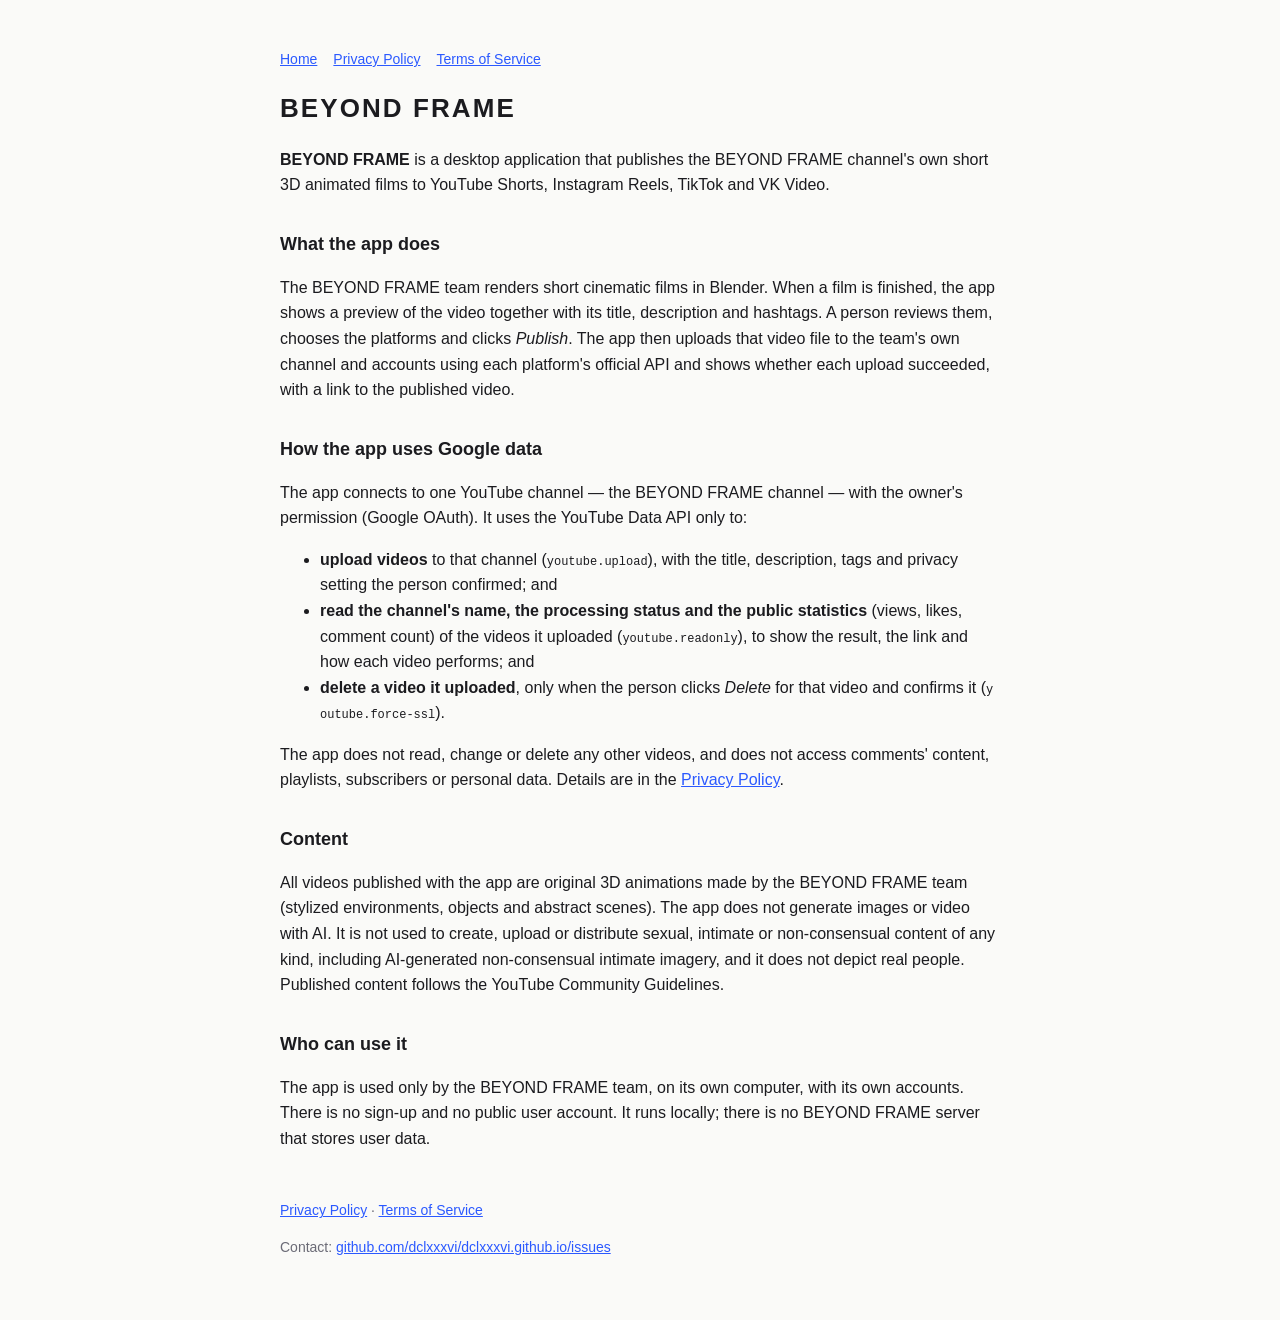
<file: index.html>
<!doctype html>
<html lang="en">
<head>
  <meta charset="utf-8">
  <meta name="viewport" content="width=device-width, initial-scale=1">
  <meta name="google-site-verification" content="TuCmuq7ObsB4_9iS0AewLD5mPK_qw19MUap3yLSu-8Q">
  <title>BEYOND FRAME</title>
  <meta name="description" content="BEYOND FRAME is a desktop app that uploads the BEYOND FRAME channel's own 3D animated short films to YouTube, Instagram, TikTok and VK.">
  <link rel="stylesheet" href="style.css">
</head>
<body>
<main>
  <nav><a href="./">Home</a><a href="privacy.html">Privacy Policy</a><a href="terms.html">Terms of Service</a></nav>

  <h1>BEYOND FRAME</h1>
  <p><strong>BEYOND FRAME</strong> is a desktop application that publishes the BEYOND FRAME channel's own short
    3D animated films to YouTube Shorts, Instagram Reels, TikTok and VK Video.</p>

  <h2>What the app does</h2>
  <p>The BEYOND FRAME team renders short cinematic films in Blender. When a film is finished, the app shows a preview
    of the video together with its title, description and hashtags. A person reviews them, chooses the platforms and
    clicks <em>Publish</em>. The app then uploads that video file to the team's own channel and accounts using each
    platform's official API and shows whether each upload succeeded, with a link to the published video.</p>

  <h2>How the app uses Google data</h2>
  <p>The app connects to one YouTube channel — the BEYOND FRAME channel — with the owner's permission (Google OAuth).
    It uses the YouTube Data API only to:</p>
  <ul>
    <li><strong>upload videos</strong> to that channel (<code>youtube.upload</code>), with the title, description,
      tags and privacy setting the person confirmed; and</li>
    <li><strong>read the channel's name, the processing status and the public statistics</strong> (views, likes,
      comment count) of the videos it uploaded (<code>youtube.readonly</code>), to show the result, the link and how
      each video performs; and</li>
    <li><strong>delete a video it uploaded</strong>, only when the person clicks <em>Delete</em> for that video and
      confirms it (<code>youtube.force-ssl</code>).</li>
  </ul>
  <p>The app does not read, change or delete any other videos, and does not access comments' content, playlists,
    subscribers or personal data.
    Details are in the <a href="privacy.html">Privacy Policy</a>.</p>

  <h2>Content</h2>
  <p>All videos published with the app are original 3D animations made by the BEYOND FRAME team (stylized
    environments, objects and abstract scenes). The app does not generate images or video with AI. It is not used to
    create, upload or distribute sexual, intimate or non-consensual content of any kind, including AI-generated
    non-consensual intimate imagery, and it does not depict real people. Published content follows the YouTube
    Community Guidelines.</p>

  <h2>Who can use it</h2>
  <p>The app is used only by the BEYOND FRAME team, on its own computer, with its own accounts. There is no sign-up
    and no public user account. It runs locally; there is no BEYOND FRAME server that stores user data.</p>

  <footer>
    <p><a href="privacy.html">Privacy Policy</a> · <a href="terms.html">Terms of Service</a></p>
    <p>Contact: <a href="https://github.com/dclxxxvi/dclxxxvi.github.io/issues">github.com/dclxxxvi/dclxxxvi.github.io/issues</a></p>
  </footer>
</main>
</body>
</html>
</file>
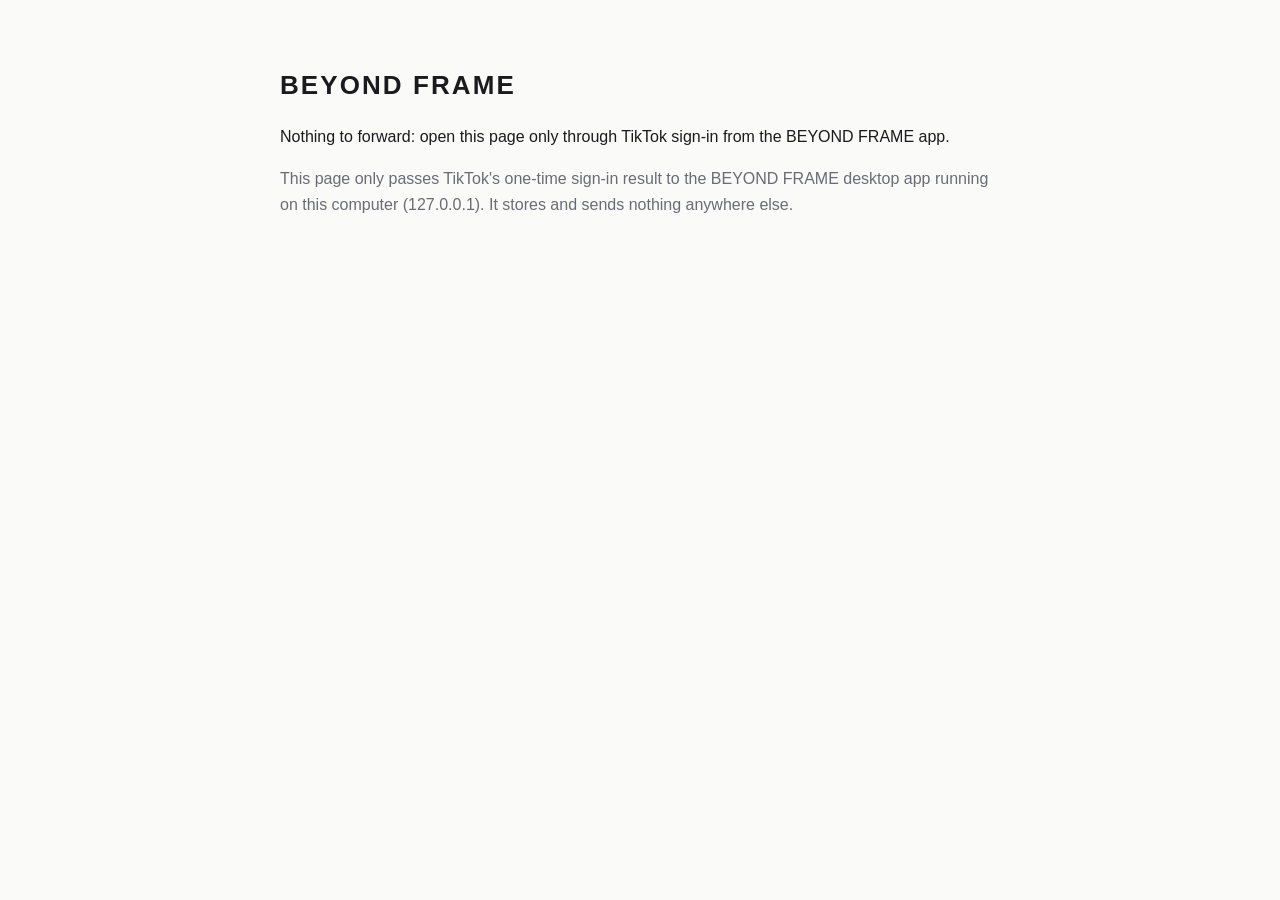
<file: oauth/tiktok/index.html>
<!doctype html>
<html lang="en">
<head>
  <meta charset="utf-8">
  <meta name="viewport" content="width=device-width, initial-scale=1">
  <meta name="referrer" content="no-referrer">
  <meta name="robots" content="noindex">
  <title>BEYOND FRAME — TikTok sign-in</title>
  <link rel="stylesheet" href="../../style.css">
</head>
<body>
<main>
  <h1>BEYOND FRAME</h1>
  <p id="msg">Returning to the BEYOND FRAME app on this computer…</p>
  <p><a id="go" href="#" hidden>Continue to the app</a></p>
  <p class="muted">This page only passes TikTok's one-time sign-in result to the BEYOND FRAME desktop app running on
    this computer (127.0.0.1). It stores and sends nothing anywhere else.</p>
</main>
<script src="relay.js"></script>
</body>
</html>
</file>
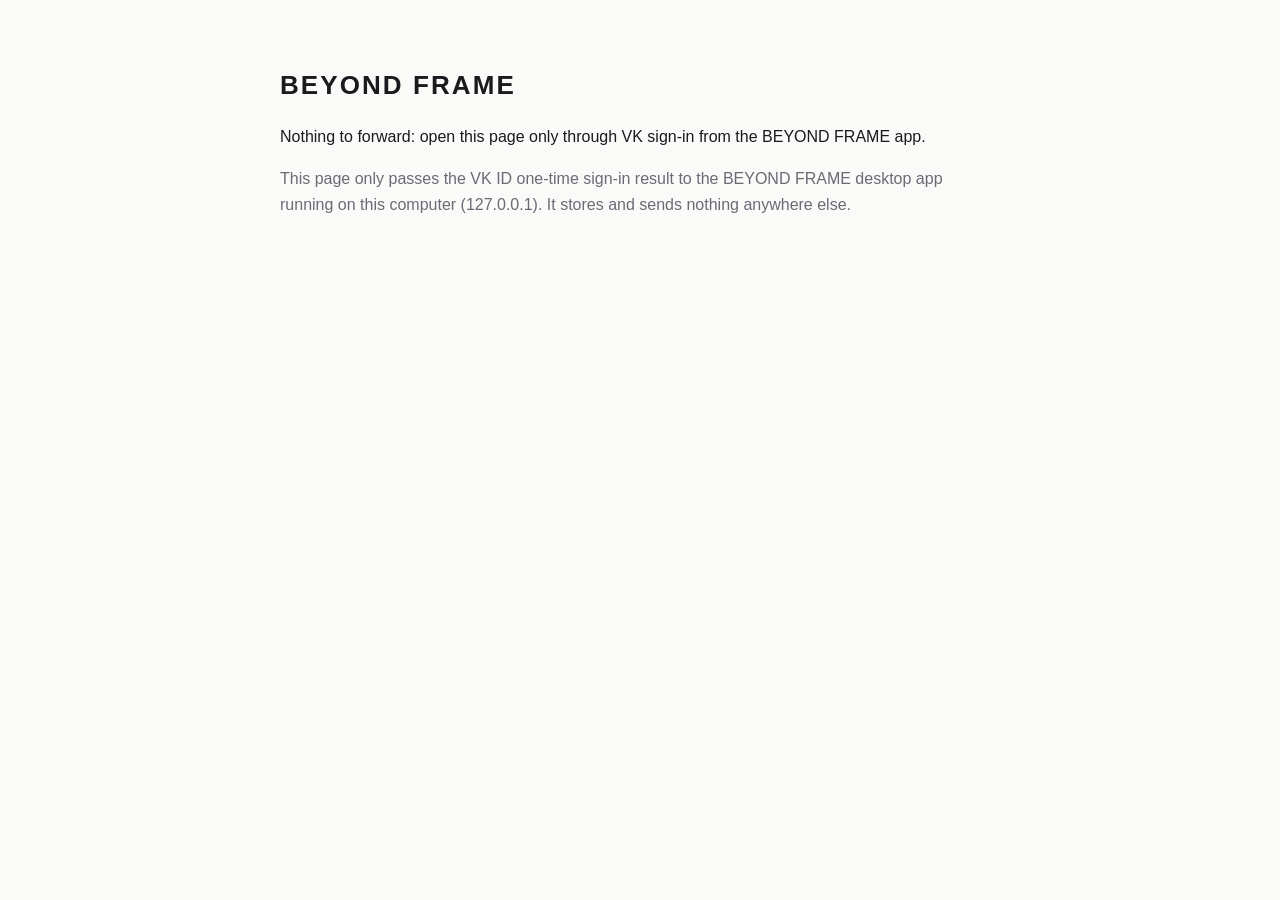
<file: oauth/vk/index.html>
<!doctype html>
<html lang="en">
<head>
  <meta charset="utf-8">
  <meta name="viewport" content="width=device-width, initial-scale=1">
  <meta name="referrer" content="no-referrer">
  <meta name="robots" content="noindex">
  <title>BEYOND FRAME — VK sign-in</title>
  <link rel="stylesheet" href="../../style.css">
</head>
<body>
<main>
  <h1>BEYOND FRAME</h1>
  <p id="msg">Returning to the BEYOND FRAME app on this computer…</p>
  <p><a id="go" href="#" hidden>Continue to the app</a></p>
  <p class="muted">This page only passes the VK ID one-time sign-in result to the BEYOND FRAME desktop app running on
    this computer (127.0.0.1). It stores and sends nothing anywhere else.</p>
</main>
<script src="relay.js"></script>
</body>
</html>
</file>
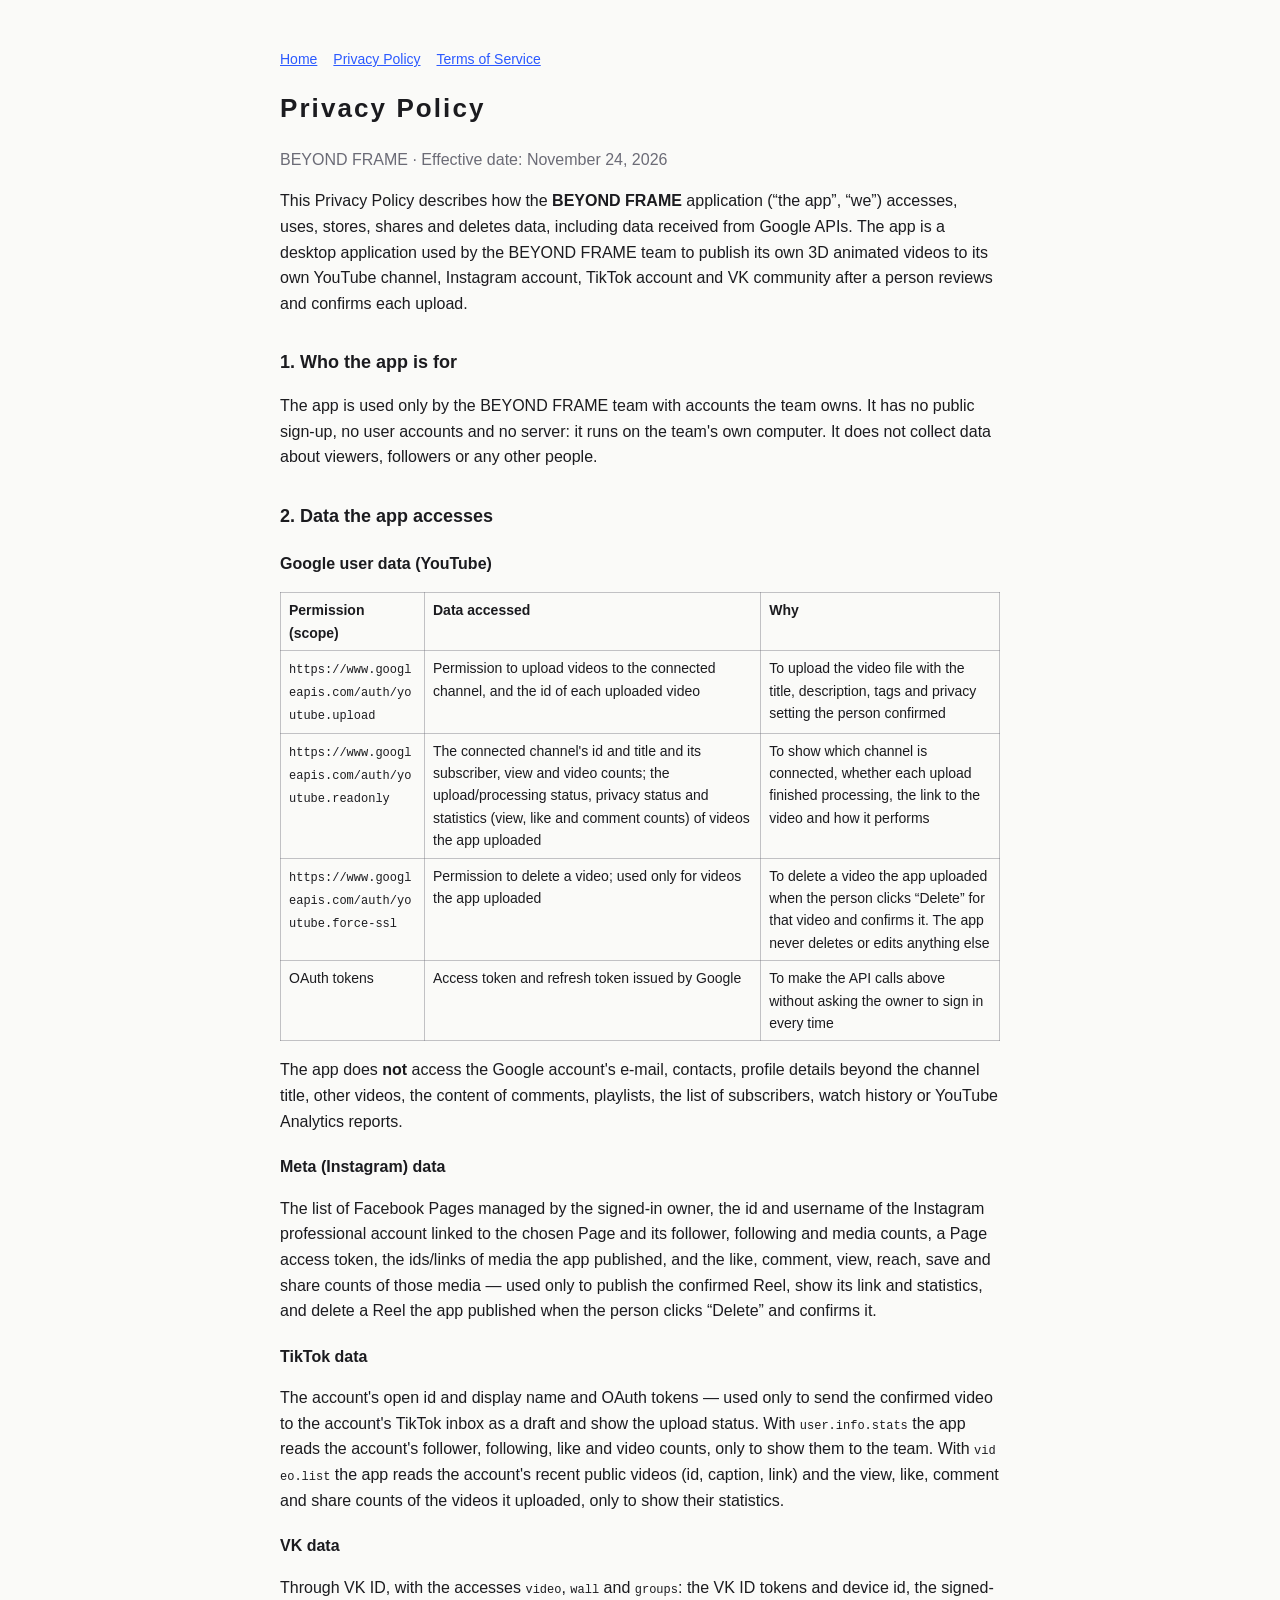
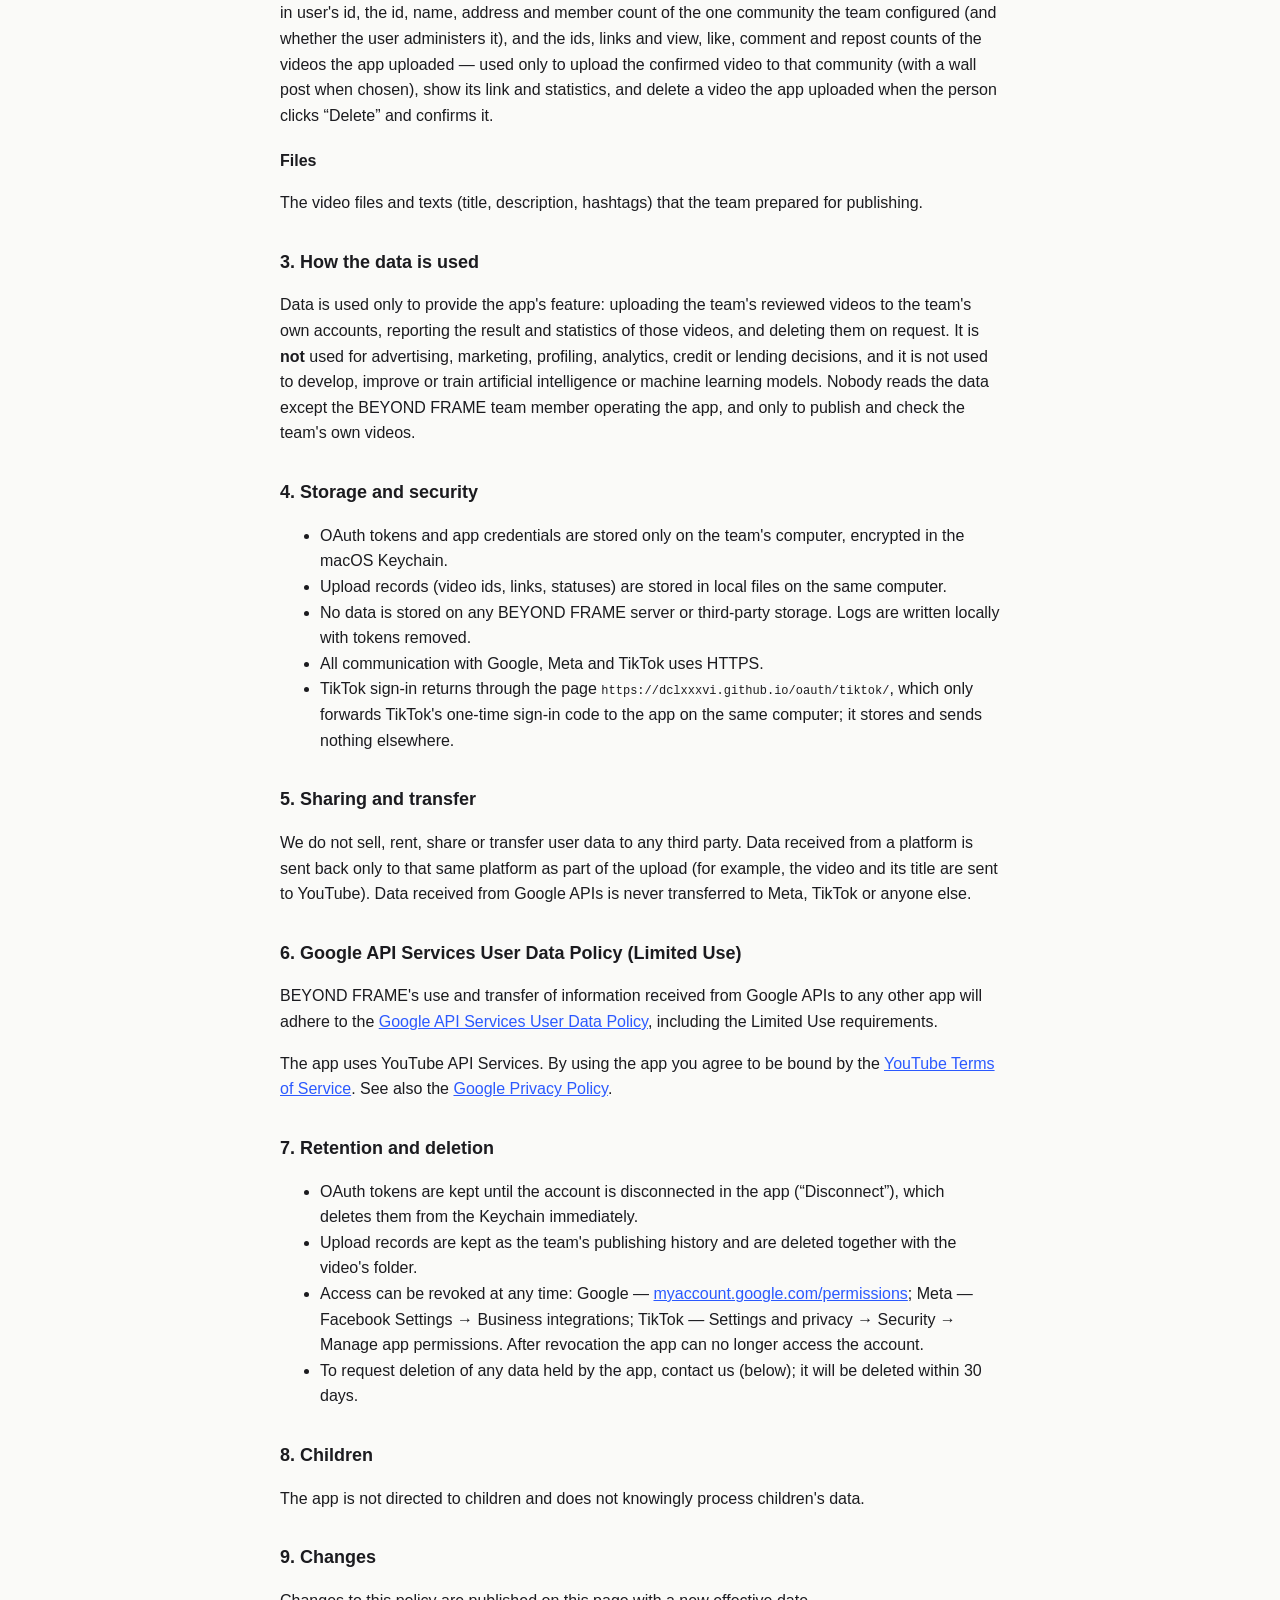
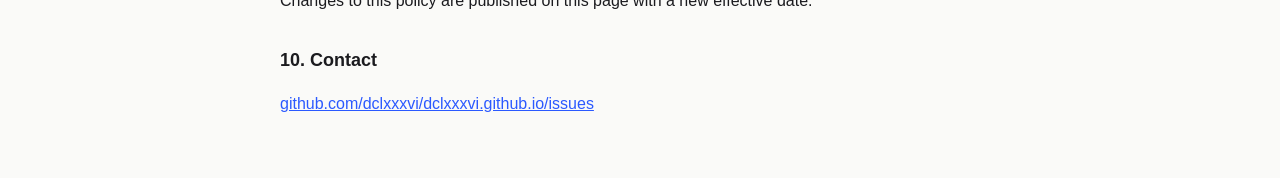
<file: privacy.html>
<!doctype html>
<html lang="en">
<head>
  <meta charset="utf-8">
  <meta name="viewport" content="width=device-width, initial-scale=1">
  <title>Privacy Policy — BEYOND FRAME</title>
  <link rel="stylesheet" href="style.css">
</head>
<body>
<main>
  <nav><a href="./">Home</a><a href="privacy.html">Privacy Policy</a><a href="terms.html">Terms of Service</a></nav>
  <h1>Privacy Policy</h1>
  <p class="muted">BEYOND FRAME · Effective date: November 24, 2026</p>

  <p>This Privacy Policy describes how the <strong>BEYOND FRAME</strong> application (“the app”, “we”) accesses,
    uses, stores, shares and deletes data, including data received from Google APIs. The app is a desktop application
    used by the BEYOND FRAME team to publish its own 3D animated videos to its own YouTube channel, Instagram account,
    TikTok account and VK community after a person reviews and confirms each upload.</p>

  <h2>1. Who the app is for</h2>
  <p>The app is used only by the BEYOND FRAME team with accounts the team owns. It has no public sign-up, no user
    accounts and no server: it runs on the team's own computer. It does not collect data about viewers, followers or
    any other people.</p>

  <h2>2. Data the app accesses</h2>
  <h3>Google user data (YouTube)</h3>
  <table>
    <tr><th>Permission (scope)</th><th>Data accessed</th><th>Why</th></tr>
    <tr><td><code>https://www.googleapis.com/auth/youtube.upload</code></td>
      <td>Permission to upload videos to the connected channel, and the id of each uploaded video</td>
      <td>To upload the video file with the title, description, tags and privacy setting the person confirmed</td></tr>
    <tr><td><code>https://www.googleapis.com/auth/youtube.readonly</code></td>
      <td>The connected channel's id and title and its subscriber, view and video counts; the upload/processing status, privacy status and statistics (view, like
        and comment counts) of videos the app uploaded</td>
      <td>To show which channel is connected, whether each upload finished processing, the link to the video and how it
        performs</td></tr>
    <tr><td><code>https://www.googleapis.com/auth/youtube.force-ssl</code></td>
      <td>Permission to delete a video; used only for videos the app uploaded</td>
      <td>To delete a video the app uploaded when the person clicks “Delete” for that video and confirms it. The app never
        deletes or edits anything else</td></tr>
    <tr><td>OAuth tokens</td>
      <td>Access token and refresh token issued by Google</td>
      <td>To make the API calls above without asking the owner to sign in every time</td></tr>
  </table>
  <p>The app does <strong>not</strong> access the Google account's e-mail, contacts, profile details beyond the
    channel title, other videos, the content of comments, playlists, the list of subscribers, watch history or YouTube Analytics
    reports.</p>

  <h3>Meta (Instagram) data</h3>
  <p>The list of Facebook Pages managed by the signed-in owner, the id and username of the Instagram professional
    account linked to the chosen Page and its follower, following and media counts, a Page access token, the ids/links of media the app published, and the like,
    comment, view, reach, save and share counts of those media — used only to publish the confirmed Reel, show its
    link and statistics, and delete a Reel the app published when the person clicks “Delete” and confirms it.</p>

  <h3>TikTok data</h3>
  <p>The account's open id and display name and OAuth tokens — used only to send the confirmed video to the
    account's TikTok inbox as a draft and show the upload status. With <code>user.info.stats</code> the app reads the
    account's follower, following, like and video counts, only to show them to the team. With <code>video.list</code> the app reads the
    account's recent public videos (id, caption, link) and the view, like, comment and share counts of the videos it
    uploaded, only to show their statistics.</p>

  <h3>VK data</h3>
  <p>Through VK ID, with the accesses <code>video</code>, <code>wall</code> and <code>groups</code>: the VK ID tokens and
    device id, the signed-in user's id, the id, name, address and member count of the one community the team
    configured (and whether the user administers it), and the ids, links and view, like, comment and repost counts
    of the videos the app uploaded — used only to upload the confirmed video to that community (with a wall post when
    chosen), show its link and statistics, and delete a video the app uploaded when the person clicks “Delete” and
    confirms it.</p>

  <h3>Files</h3>
  <p>The video files and texts (title, description, hashtags) that the team prepared for publishing.</p>

  <h2>3. How the data is used</h2>
  <p>Data is used only to provide the app's feature: uploading the team's reviewed videos to the team's own
    accounts, reporting the result and statistics of those videos, and deleting them on request. It is <strong>not</strong> used for advertising, marketing, profiling, analytics,
    credit or lending decisions, and it is not used to develop, improve or train artificial intelligence or machine
    learning models. Nobody reads the data except the BEYOND FRAME team member operating the app, and only to publish
    and check the team's own videos.</p>

  <h2>4. Storage and security</h2>
  <ul>
    <li>OAuth tokens and app credentials are stored only on the team's computer, encrypted in the macOS Keychain.</li>
    <li>Upload records (video ids, links, statuses) are stored in local files on the same computer.</li>
    <li>No data is stored on any BEYOND FRAME server or third-party storage. Logs are written locally with tokens
      removed.</li>
    <li>All communication with Google, Meta and TikTok uses HTTPS.</li>
    <li>TikTok sign-in returns through the page <code>https://dclxxxvi.github.io/oauth/tiktok/</code>, which only
      forwards TikTok's one-time sign-in code to the app on the same computer; it stores and sends nothing elsewhere.</li>
  </ul>

  <h2>5. Sharing and transfer</h2>
  <p>We do not sell, rent, share or transfer user data to any third party. Data received from a platform is sent back
    only to that same platform as part of the upload (for example, the video and its title are sent to YouTube). Data
    received from Google APIs is never transferred to Meta, TikTok or anyone else.</p>

  <h2>6. Google API Services User Data Policy (Limited Use)</h2>
  <p>BEYOND FRAME's use and transfer of information received from Google APIs to any other app will adhere to the
    <a href="https://developers.google.com/terms/api-services-user-data-policy">Google API Services User Data Policy</a>,
    including the Limited Use requirements.</p>
  <p>The app uses YouTube API Services. By using the app you agree to be bound by the
    <a href="https://www.youtube.com/t/terms">YouTube Terms of Service</a>. See also the
    <a href="https://policies.google.com/privacy">Google Privacy Policy</a>.</p>

  <h2>7. Retention and deletion</h2>
  <ul>
    <li>OAuth tokens are kept until the account is disconnected in the app (“Disconnect”), which deletes them from the
      Keychain immediately.</li>
    <li>Upload records are kept as the team's publishing history and are deleted together with the video's folder.</li>
    <li>Access can be revoked at any time: Google — <a href="https://myaccount.google.com/permissions">myaccount.google.com/permissions</a>;
      Meta — Facebook Settings → Business integrations; TikTok — Settings and privacy → Security → Manage app permissions.
      After revocation the app can no longer access the account.</li>
    <li>To request deletion of any data held by the app, contact us (below); it will be deleted within 30 days.</li>
  </ul>

  <h2>8. Children</h2>
  <p>The app is not directed to children and does not knowingly process children's data.</p>

  <h2>9. Changes</h2>
  <p>Changes to this policy are published on this page with a new effective date.</p>

  <h2>10. Contact</h2>
  <p><a href="https://github.com/dclxxxvi/dclxxxvi.github.io/issues">github.com/dclxxxvi/dclxxxvi.github.io/issues</a></p>
</main>
</body>
</html>
</file>
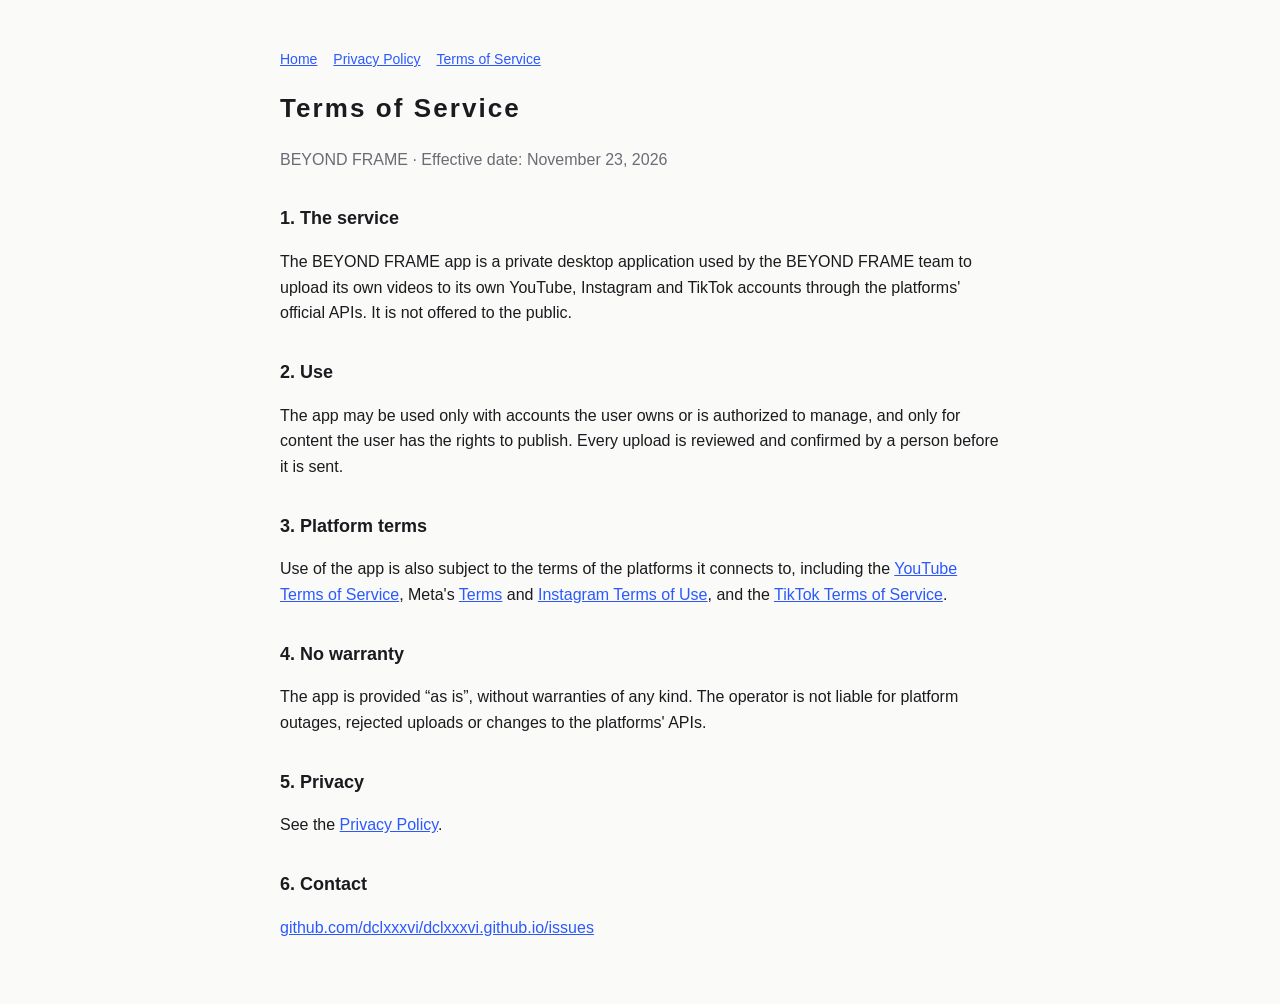
<file: terms.html>
<!doctype html>
<html lang="en">
<head>
  <meta charset="utf-8">
  <meta name="viewport" content="width=device-width, initial-scale=1">
  <title>Terms of Service — BEYOND FRAME</title>
  <link rel="stylesheet" href="style.css">
</head>
<body>
<main>
  <nav><a href="./">Home</a><a href="privacy.html">Privacy Policy</a><a href="terms.html">Terms of Service</a></nav>
  <h1>Terms of Service</h1>
  <p class="muted">BEYOND FRAME · Effective date: November 23, 2026</p>

  <h2>1. The service</h2>
  <p>The BEYOND FRAME app is a private desktop application used by the BEYOND FRAME team to upload its own videos
    to its own YouTube, Instagram and TikTok accounts through the platforms' official APIs. It is not offered to the
    public.</p>

  <h2>2. Use</h2>
  <p>The app may be used only with accounts the user owns or is authorized to manage, and only for content the user
    has the rights to publish. Every upload is reviewed and confirmed by a person before it is sent.</p>

  <h2>3. Platform terms</h2>
  <p>Use of the app is also subject to the terms of the platforms it connects to, including the
    <a href="https://www.youtube.com/t/terms">YouTube Terms of Service</a>, Meta's
    <a href="https://www.facebook.com/terms.php">Terms</a> and
    <a href="https://help.instagram.com/581066165581870">Instagram Terms of Use</a>, and the
    <a href="https://www.tiktok.com/legal/terms-of-service">TikTok Terms of Service</a>.</p>

  <h2>4. No warranty</h2>
  <p>The app is provided “as is”, without warranties of any kind. The operator is not liable for platform outages,
    rejected uploads or changes to the platforms' APIs.</p>

  <h2>5. Privacy</h2>
  <p>See the <a href="privacy.html">Privacy Policy</a>.</p>

  <h2>6. Contact</h2>
  <p><a href="https://github.com/dclxxxvi/dclxxxvi.github.io/issues">github.com/dclxxxvi/dclxxxvi.github.io/issues</a></p>
</main>
</body>
</html>
</file>
<file: style.css>
:root { --bg: #fafaf8; --text: #1b1b1f; --muted: #6b6b76; --accent: #2b59ff; }
@media (prefers-color-scheme: dark) { :root { --bg: #121214; --text: #ececf0; --muted: #9a9aa6; --accent: #6c8cff; } }
body { margin: 0; background: var(--bg); color: var(--text); font: 16px/1.6 -apple-system, BlinkMacSystemFont, "Segoe UI", Roboto, sans-serif; }
main { max-width: 720px; margin: 0 auto; padding: 48px 20px; }
h1 { letter-spacing: .08em; font-size: 26px; }
h2 { font-size: 18px; margin-top: 32px; }
a { color: var(--accent); }
.muted { color: var(--muted); }
nav { display: flex; gap: 16px; font-size: 14px; }
footer { margin-top: 48px; font-size: 14px; color: var(--muted); }
table { border-collapse: collapse; width: 100%; font-size: 14px; }
th, td { border: 1px solid color-mix(in srgb, var(--muted) 40%, transparent); padding: 6px 8px; text-align: left; vertical-align: top; }
code { font-size: 12px; word-break: break-all; }
h3 { font-size: 16px; margin-top: 20px; }
</file>
